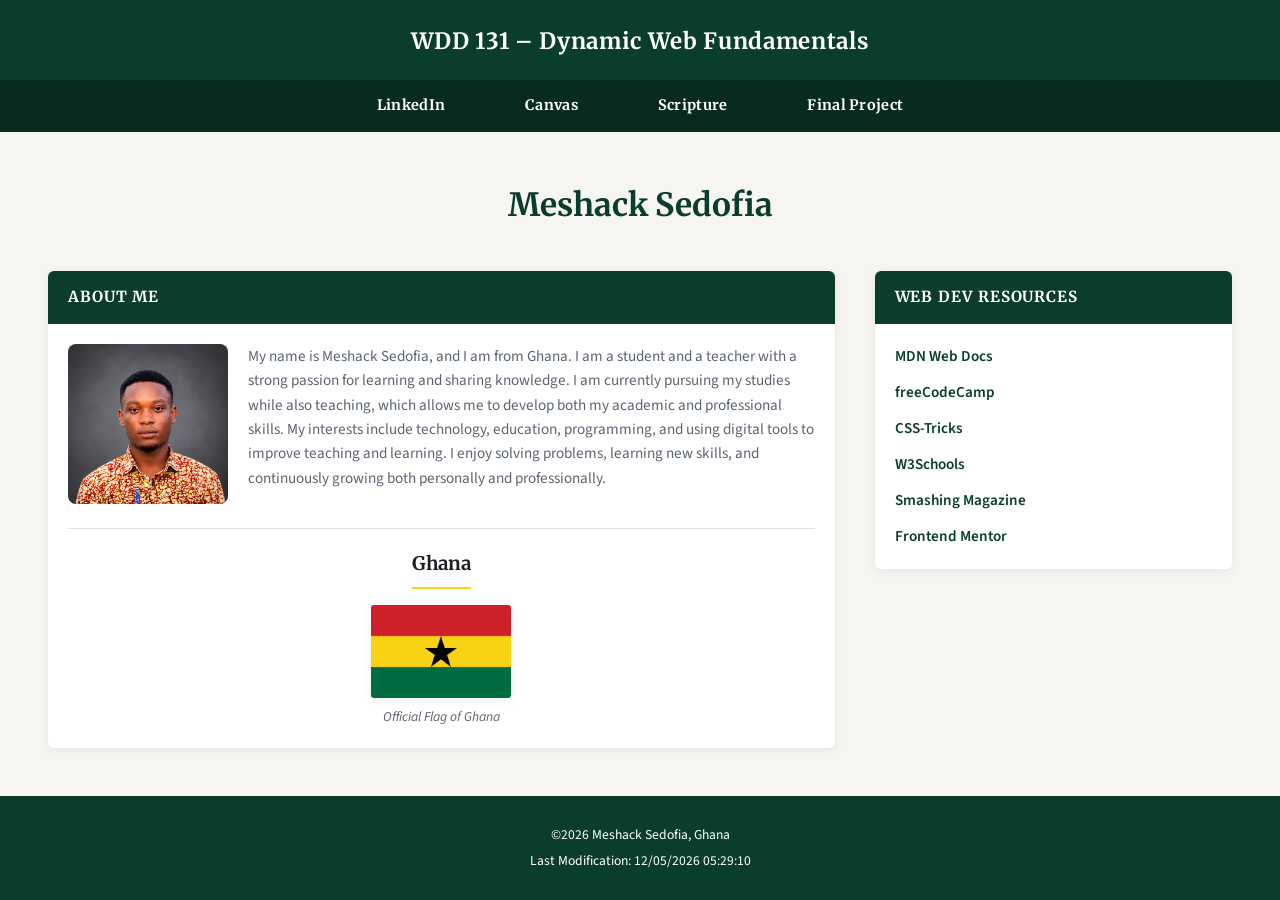
<file: index.html>
<!DOCTYPE html>
<html lang="en">

<head>
    <meta charset="UTF-8">
    <meta name="viewport" content="width=device-width, initial-scale=1.0">
    <title>WDD 131 – Dynamic Web Fundamentals – Meshack Sedofia</title>
    <meta name="description"
        content="WDD 131 – Dynamic Web Fundamentals course landing page for Meshack Sedofia, a student and teacher from Ghana with interests in technology, education, and programming.">
    <meta name="author" content="Meshack Sedofia">

    <link rel="preconnect" href="https://fonts.googleapis.com">
    <link rel="preconnect" href="https://fonts.gstatic.com" crossorigin>
    <link
        href="https://fonts.googleapis.com/css2?family=Merriweather:wght@700;900&family=Source+Sans+3:wght@400;500;600&display=swap"
        rel="stylesheet">

    <link rel="stylesheet" href="styles/base.css">
    <script src="scripts/getdates.js" defer></script>
</head>

<body>

    <header>
        <span id="course-title">WDD 131 – Dynamic Web Fundamentals</span>
        <nav>
            <ul>
                <li><a href="https://www.linkedin.com/in/meshack-sedofia-b068aa182" target="_blank"
                        rel="noopener">LinkedIn</a></li>
                <li><a href="https://byupw.instructure.com/" target="_blank" rel="noopener">Canvas</a></li>
                <li><a href="https://www.churchofjesuschrist.org/study/scriptures" target="_blank"
                        rel="noopener">Scripture</a></li>
                <li><a href="#">Final Project</a></li>
            </ul>
        </nav>
    </header>

    <main>
        <h1>Meshack Sedofia</h1>

        <section class="card">
            <h2>About Me</h2>
            <div class="card-body">
                <div class="about-intro">
                    <img src="images/sedofia-meshack.png" alt="Portrait of Meshack Sedofia" class="avatar">
                    <p>My name is Meshack Sedofia, and I am from Ghana. I am a student and a teacher with a strong
                        passion for learning and sharing knowledge. I am currently pursuing my studies while also
                        teaching, which allows me to develop both my academic and professional skills. My interests
                        include technology, education, programming, and using digital tools to improve teaching and
                        learning. I enjoy solving problems, learning new skills, and continuously growing both
                        personally and professionally.</p>
                </div>

                <div class="location">
                    <h3>Ghana</h3>
                    <img src="images/flag-ghana.webp" alt="Official flag of Ghana" class="flag">
                    <p class="caption">Official Flag of Ghana</p>
                </div>
            </div>
        </section>

        <section class="card">
            <h2>Web Dev Resources</h2>
            <div class="card-body">
                <ul class="resource-list">
                    <li><a href="https://developer.mozilla.org/" target="_blank" rel="noopener">MDN Web Docs</a></li>
                    <li><a href="https://www.freecodecamp.org/" target="_blank" rel="noopener">freeCodeCamp</a></li>
                    <li><a href="https://css-tricks.com/" target="_blank" rel="noopener">CSS-Tricks</a></li>
                    <li><a href="https://www.w3schools.com/" target="_blank" rel="noopener">W3Schools</a></li>
                    <li><a href="https://www.smashingmagazine.com/" target="_blank" rel="noopener">Smashing Magazine</a>
                    </li>
                    <li><a href="https://www.frontendmentor.io/" target="_blank" rel="noopener">Frontend Mentor</a></li>
                </ul>
            </div>
        </section>
    </main>

    <footer>
        <p>&copy;<span id="currentyear"></span> Meshack Sedofia, Ghana</p>
        <p id="lastModified"></p>
    </footer>

</body>

</html>
</file>
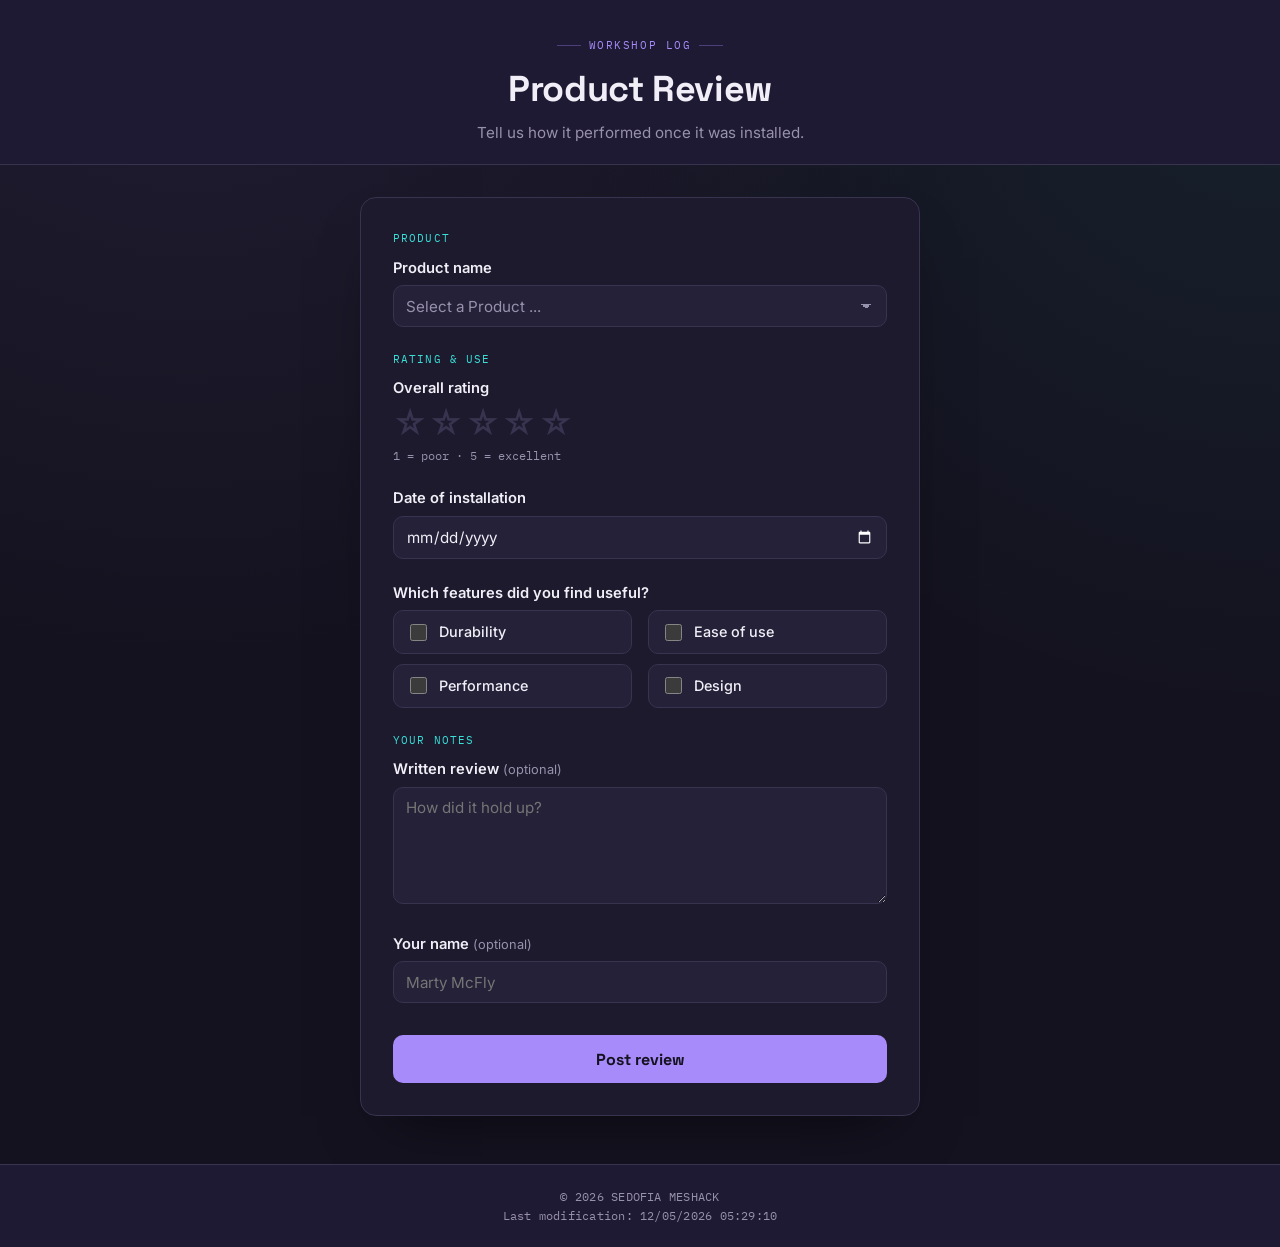
<file: form.html>
<!DOCTYPE html>
<html lang="en">

<head>
    <meta charset="UTF-8" />
    <meta name="viewport" content="width=device-width, initial-scale=1.0" />
    <meta name="author" content="Makaveli" />
    <title>Product Review Form</title>
    <meta name="description"
        content="Submit a review for a workshop product: rate it, note the installation date, and share useful features." />
    <link rel="preconnect" href="https://fonts.googleapis.com" />
    <link rel="preconnect" href="https://fonts.gstatic.com" crossorigin />
    <link
        href="https://fonts.googleapis.com/css2?family=Space+Grotesk:wght@500;700&family=Inter:wght@400;500;600&family=IBM+Plex+Mono:wght@500&display=swap"
        rel="stylesheet" />
    <link rel="stylesheet" href="styles/styles.css" />
    <script src="scripts/products.js" defer></script>
    <script src="scripts/form.js" defer></script>
</head>

<body>
    <header class="site-header">
        <span class="site-header__eyebrow">Workshop Log</span>
        <h1>Product Review</h1>
        <p>Tell us how it performed once it was installed.</p>
    </header>

    <main>
        <form class="review-card" method="get" action="review.html">
            <fieldset>
                <legend>Product</legend>

                <div class="field">
                    <label for="product">Product name</label>
                    <select id="product" name="product" required>
                        <option value="" disabled selected>Select a Product ...</option>
                    </select>
                </div>
            </fieldset>

            <fieldset>
                <legend>Rating &amp; use</legend>

                <div class="field">
                    <label id="ratingLabel">Overall rating</label>
                    <div class="star-rating" role="radiogroup" aria-labelledby="ratingLabel">
                        <input type="radio" id="star5" name="rating" value="5" required />
                        <label for="star5" title="5 stars">&star;</label>

                        <input type="radio" id="star4" name="rating" value="4" required />
                        <label for="star4" title="4 stars">&star;</label>

                        <input type="radio" id="star3" name="rating" value="3" required />
                        <label for="star3" title="3 stars">&star;</label>

                        <input type="radio" id="star2" name="rating" value="2" required />
                        <label for="star2" title="2 stars">&star;</label>

                        <input type="radio" id="star1" name="rating" value="1" required />
                        <label for="star1" title="1 star">&star;</label>
                    </div>
                    <p class="star-rating__hint">1 = poor &middot; 5 = excellent</p>
                </div>

                <div class="field">
                    <label for="installDate">Date of installation</label>
                    <input type="date" id="installDate" name="installDate" required />
                </div>

                <div class="field">
                    <label id="featuresLabel">Which features did you find useful?</label>
                    <div class="checkbox-grid" role="group" aria-labelledby="featuresLabel">
                        <div class="checkbox-item">
                            <input type="checkbox" id="feature-durability" name="features" value="durability" />
                            <label for="feature-durability">Durability</label>
                        </div>
                        <div class="checkbox-item">
                            <input type="checkbox" id="feature-ease" name="features" value="ease-of-use" />
                            <label for="feature-ease">Ease of use</label>
                        </div>
                        <div class="checkbox-item">
                            <input type="checkbox" id="feature-performance" name="features" value="performance" />
                            <label for="feature-performance">Performance</label>
                        </div>
                        <div class="checkbox-item">
                            <input type="checkbox" id="feature-design" name="features" value="design" />
                            <label for="feature-design">Design</label>
                        </div>
                    </div>
                </div>
            </fieldset>

            <fieldset>
                <legend>Your notes</legend>

                <div class="field">
                    <label for="review">Written review <span class="optional">(optional)</span></label>
                    <textarea id="review" name="review" rows="5" placeholder="How did it hold up?"></textarea>
                </div>

                <div class="field">
                    <label for="username">Your name <span class="optional">(optional)</span></label>
                    <input type="text" id="username" name="username" placeholder="Marty McFly" />
                </div>
            </fieldset>

            <input type="submit" value="Post review" />
        </form>
    </main>

    <footer class="site-footer">
        <p>&copy; <span id="year"></span> SEDOFIA MESHACK </p>
        <p>Last modification: <span id="lastModified"></span></p>
    </footer>
</body>

</html>
</file>
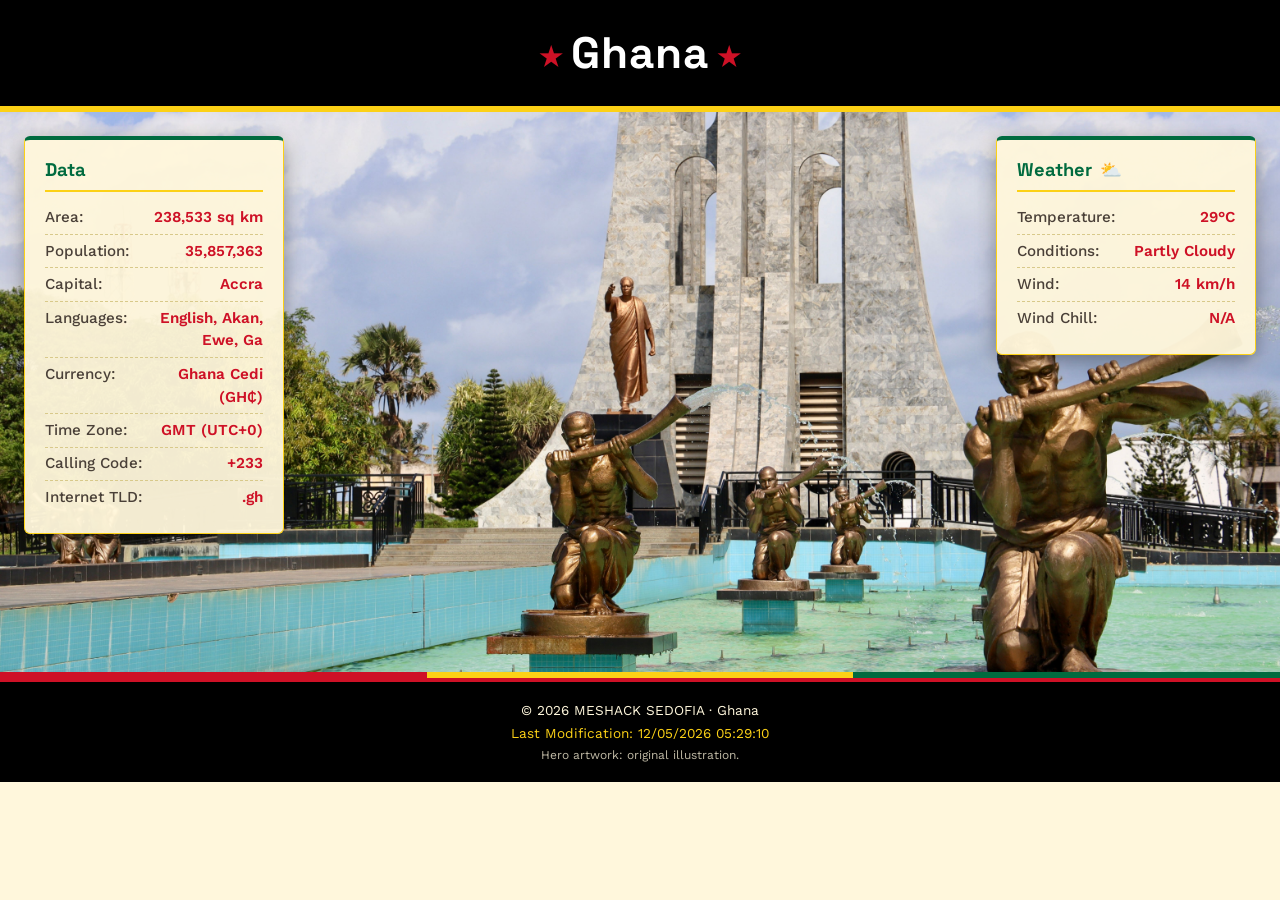
<file: place.html>
<!DOCTYPE html>
<html lang="en">

<head>
    <meta charset="UTF-8">
    <meta name="viewport" content="width=device-width, initial-scale=1.0">
    <title>Ghana | Place Page</title>
    <meta name="description"
        content="A country page for Ghana — key data and current coastal weather conditions in Winneba.">

    <!-- Google Fonts: Space Grotesk (display) + Work Sans (body) -->
    <link rel="preconnect" href="https://fonts.googleapis.com">
    <link rel="preconnect" href="https://fonts.gstatic.com" crossorigin>
    <link
        href="https://fonts.googleapis.com/css2?family=Space+Grotesk:wght@500;600;700&family=Work+Sans:wght@400;500;600&display=swap"
        rel="stylesheet">

    <link rel="stylesheet" href="styles/place.css">
    <script src="scripts/place.js" defer></script>
</head>

<body>

    <!-- PLACE TITLE -->
    <header class="title-bar">
        <h1>Ghana</h1>
    </header>

    <main>
        <!-- HERO IMAGE + overlaid Data / Weather cards on wide view -->
        <div class="hero-wrap">
            <picture>
                <!--
          Responsive hero art via srcset, all served as real .webp files
          at three widths so the browser picks the right one for the
          viewport. This is an original illustration (sunset coastline,
          canoes, palm) rather than a stock photo — swap in your own
          photos in /images (converted to .webp) if you'd rather use a
          real photograph of Ghana.
        -->
                <source media="(max-width: 640px)" srcset="images/ghana-hero-640.webp">
                <source media="(max-width: 1024px)" srcset="images/ghana-hero-1024.webp">
                <img src="images/kwame.jpg"
                    alt="Illustrated Ghanaian coastline at sunset with fishing canoes and a palm tree" class="hero-img">
            </picture>

            <!-- DATA -->
            <section class="data-card" id="data">
                <h2>Data</h2>
                <dl>
                    <div class="row">
                        <dt>Area:</dt>
                        <dd>238,533 sq km</dd>
                    </div>
                    <div class="row">
                        <dt>Population:</dt>
                        <dd>35,857,363</dd>
                    </div>
                    <div class="row">
                        <dt>Capital:</dt>
                        <dd>Accra</dd>
                    </div>
                    <div class="row">
                        <dt>Languages:</dt>
                        <dd>English, Akan, Ewe, Ga</dd>
                    </div>
                    <div class="row">
                        <dt>Currency:</dt>
                        <dd>Ghana Cedi (GH₵)</dd>
                    </div>
                    <div class="row">
                        <dt>Time Zone:</dt>
                        <dd>GMT (UTC+0)</dd>
                    </div>
                    <div class="row">
                        <dt>Calling Code:</dt>
                        <dd>+233</dd>
                    </div>
                    <div class="row">
                        <dt>Internet TLD:</dt>
                        <dd>.gh</dd>
                    </div>
                </dl>
            </section>

            <!-- WEATHER -->
            <section class="weather-card" id="weather">
                <h2 class="weather-heading">Weather</h2>

                <!-- Mobile-only SVG weather icon (partly cloudy) -->
                <svg class="weather-icon-mobile" viewBox="0 0 64 64" width="44" height="44" role="img"
                    aria-label="Partly cloudy">
                    <circle cx="22" cy="24" r="12" fill="#FCD116" />
                    <path
                        d="M20 46c-7 0-12-5.5-12-12 0-6 4.3-11 10-12 2-6.5 8-11 15-11 8.6 0 15.6 6.7 16 15.1 5.7 1 10 6 10 12 0 6.6-5.4 12-12 12H20z"
                        fill="#ffffff" stroke="#14110F" stroke-width="1.5" />
                </svg>

                <dl>
                    <div class="row">
                        <dt>Temperature:</dt>
                        <dd id="tempValue">29°C</dd>
                    </div>
                    <div class="row">
                        <dt>Conditions:</dt>
                        <dd>Partly Cloudy</dd>
                    </div>
                    <div class="row">
                        <dt>Wind:</dt>
                        <dd id="windValue">14 km/h</dd>
                    </div>
                    <div class="row">
                        <dt>Wind Chill:</dt>
                        <dd id="windChill">--</dd>
                    </div>
                </dl>
            </section>
        </div>
    </main>

    <div class="stripe-bar" aria-hidden="true"></div>

    <!-- FOOTER -->
    <footer class="site-footer">
        <p>&copy; <span id="year"></span> MESHACK SEDOFIA &middot; Ghana</p>
        <p class="last-modified">Last Modification: <span id="lastModified"></span></p>
        <p class="credit">Hero artwork: original illustration.</p>
    </footer>

</body>

</html>
</file>
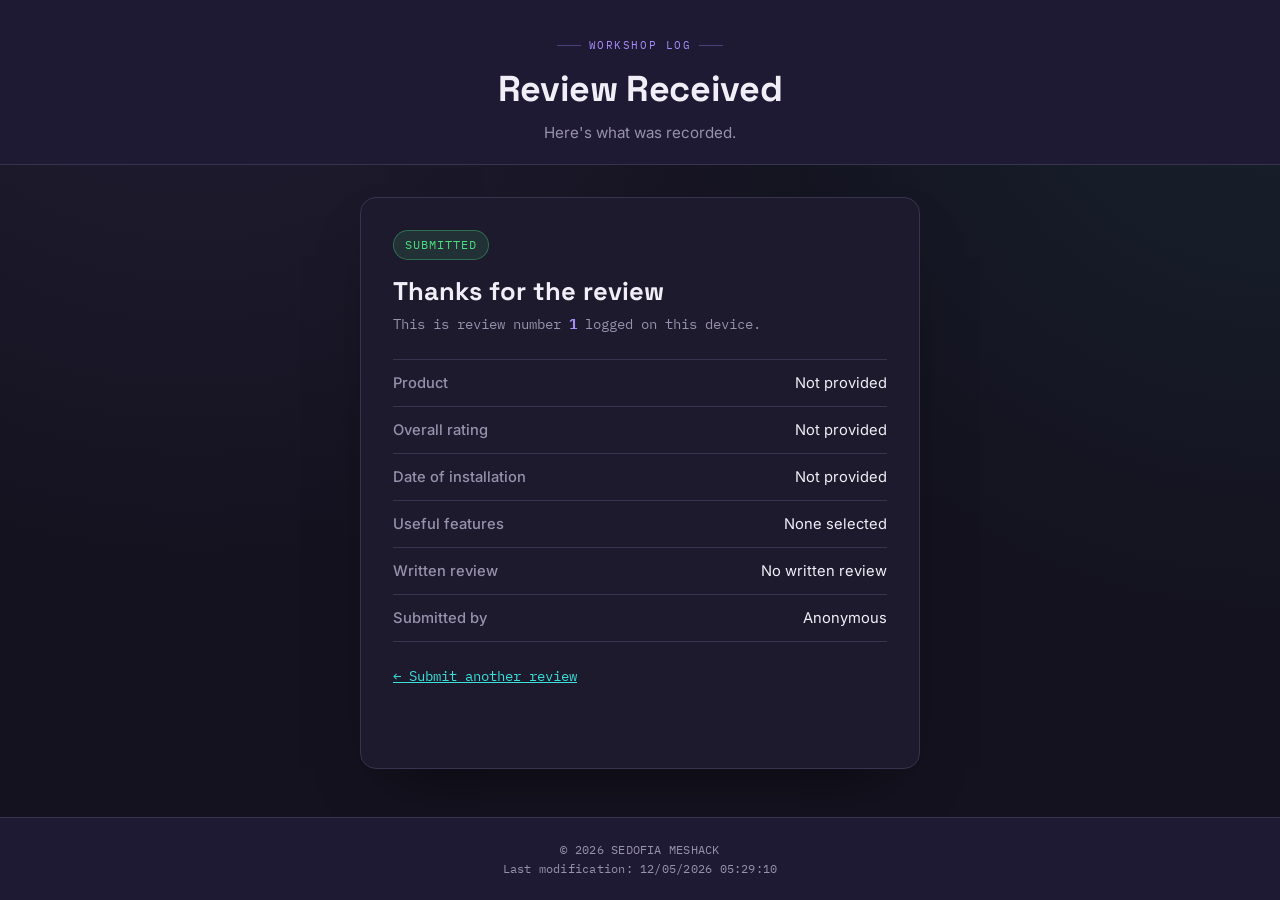
<file: review.html>
<!DOCTYPE html>
<html lang="en">

<head>
    <meta charset="UTF-8" />
    <meta name="viewport" content="width=device-width, initial-scale=1.0" />
    <meta name="author" content="Makaveli" />
    <title>Review Submitted &mdash; Product Review Form</title>
    <meta name="description" content="Confirmation page shown after submitting a product review." />
    <link rel="preconnect" href="https://fonts.googleapis.com" />
    <link rel="preconnect" href="https://fonts.gstatic.com" crossorigin />
    <link
        href="https://fonts.googleapis.com/css2?family=Space+Grotesk:wght@500;700&family=Inter:wght@400;500;600&family=IBM+Plex+Mono:wght@500&display=swap"
        rel="stylesheet" />
    <link rel="stylesheet" href="styles/styles.css" />
    <script src="scripts/products.js" defer></script>
    <script src="scripts/review.js" defer></script>
</head>

<body>
    <header class="site-header">
        <span class="site-header__eyebrow">Workshop Log</span>
        <h1>Review Received</h1>
        <p>Here's what was recorded.</p>
    </header>

    <main>
        <section class="confirmation-card">
            <span class="confirmation-badge">Submitted</span>
            <h1>Thanks for the review</h1>
            <p class="confirmation-counter">
                This is review number <strong id="reviewCount">1</strong> logged on this device.
            </p>

            <dl class="summary-list">
                <li>
                    <dt>Product</dt>
                    <dd id="summaryProduct">&mdash;</dd>
                </li>
                <li>
                    <dt>Overall rating</dt>
                    <dd id="summaryRating">&mdash;</dd>
                </li>
                <li>
                    <dt>Date of installation</dt>
                    <dd id="summaryDate">&mdash;</dd>
                </li>
                <li>
                    <dt>Useful features</dt>
                    <dd id="summaryFeatures">&mdash;</dd>
                </li>
                <li>
                    <dt>Written review</dt>
                    <dd id="summaryReview">&mdash;</dd>
                </li>
                <li>
                    <dt>Submitted by</dt>
                    <dd id="summaryName">&mdash;</dd>
                </li>
            </dl>

            <a class="back-link" href="form.html">&larr; Submit another review</a>
        </section>
    </main>

    <footer class="site-footer">
        <p>&copy; <span id="year"></span> SEDOFIA MESHACK </p>
        <p>Last modification: <span id="lastModified"></span></p>
    </footer>
</body>

</html>
</file>
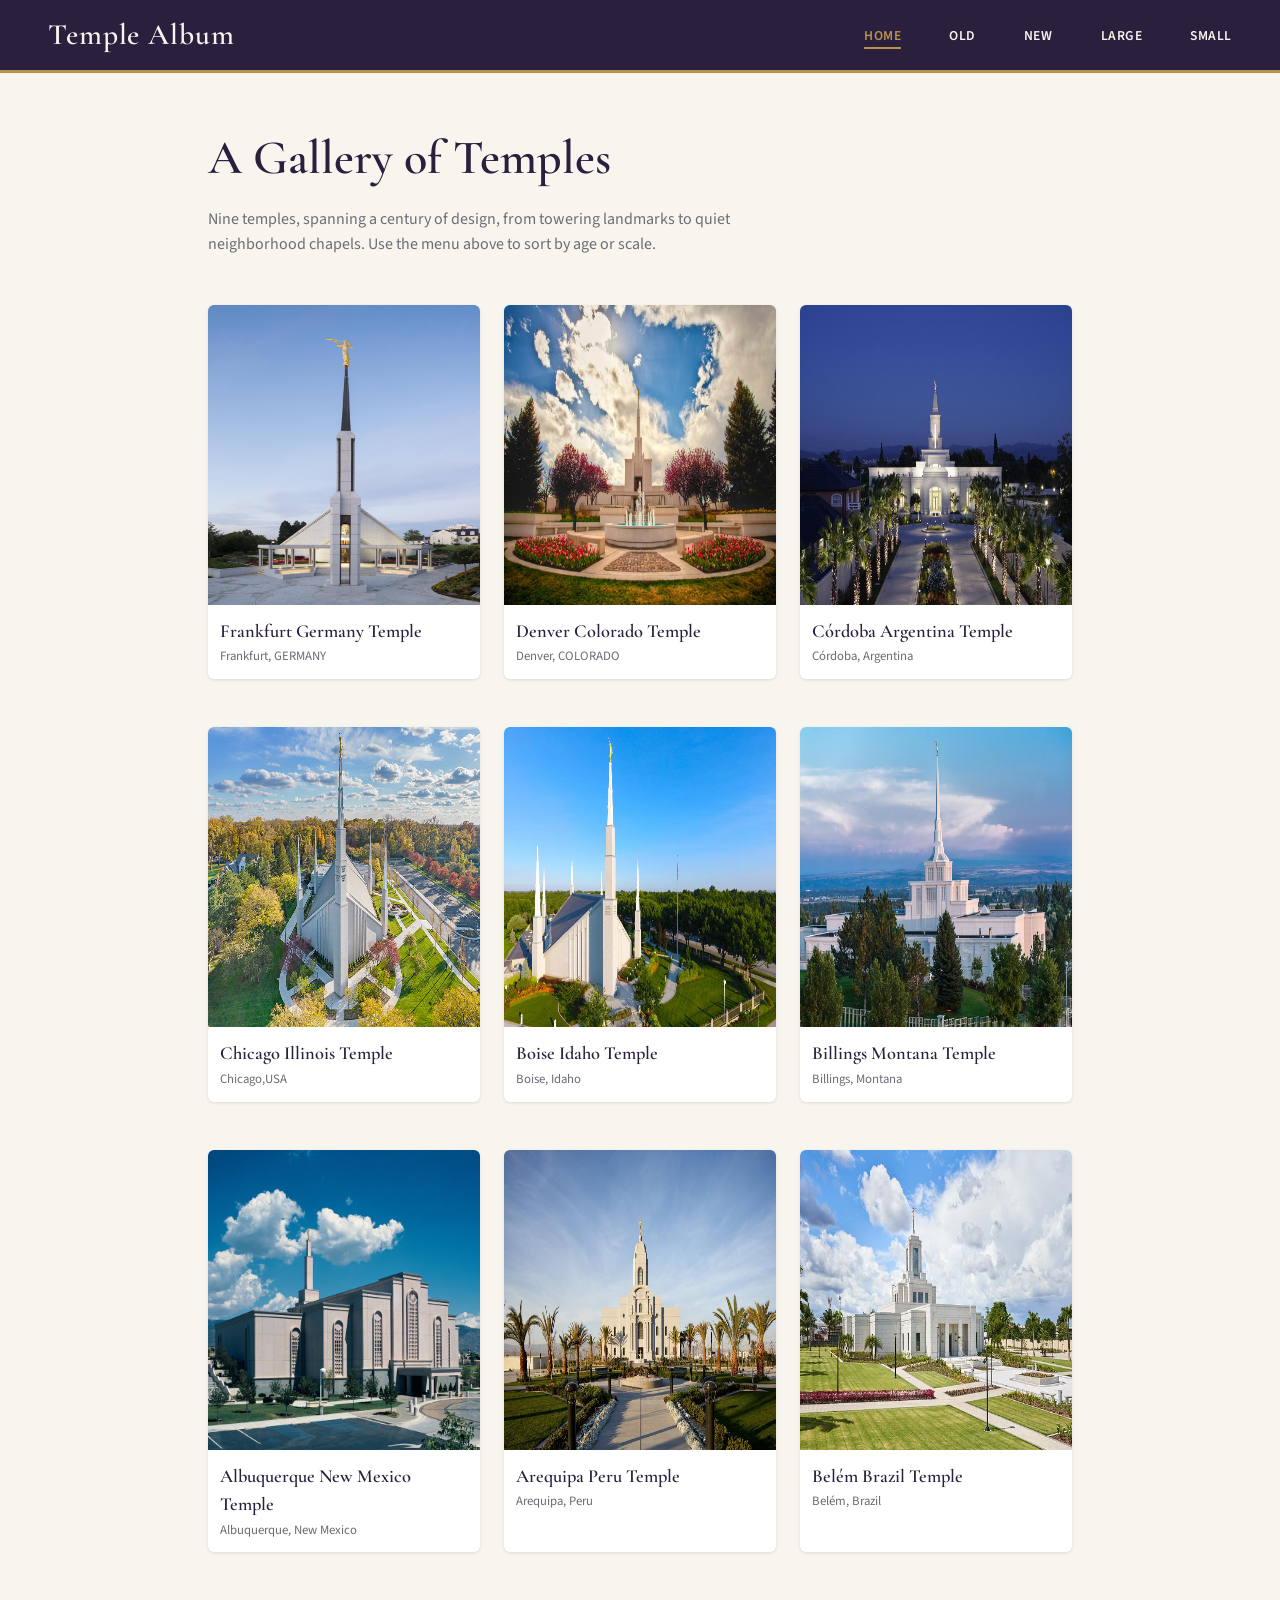
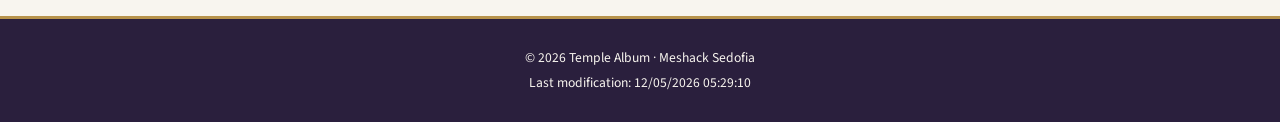
<file: temples.html>
<!DOCTYPE html>
<html lang="en">

<head>
    <meta charset="UTF-8">
    <meta name="viewport" content="width=device-width, initial-scale=1.0">
    <title>Temple Album | WDD 131</title>
    <meta name="description" content="A responsive photo album of temples from around the world, built for WDD 131.">

    <!-- Google Fonts: Cormorant Garamond (display) + Source Sans 3 (body) -->
    <link rel="preconnect" href="https://fonts.googleapis.com">
    <link rel="preconnect" href="https://fonts.gstatic.com" crossorigin>
    <link
        href="https://fonts.googleapis.com/css2?family=Cormorant+Garamond:wght@500;600;700&family=Source+Sans+3:wght@400;600&display=swap"
        rel="stylesheet">

    <!-- Mobile-first CSS, then large-view override -->
    <link rel="stylesheet" href="styles/temples.css">
    <link rel="stylesheet" href="styles/temples-large.css" media="(min-width: 48rem)">

    <script src="scripts/temples.js" defer></script>
</head>

<body>

    <header class="site-header">
        <p class="site-title">Temple Album</p>

        <button id="nav-toggle" class="nav-toggle" aria-expanded="false" aria-controls="primary-nav"
            aria-label="Toggle navigation menu">
            <span class="nav-toggle__icon" aria-hidden="true"></span>
        </button>

        <nav id="primary-nav" class="primary-nav">
            <ul>
                <li><a href="#" class="nav-link is-active" data-filter="all">Home</a></li>
                <li><a href="#" class="nav-link" data-filter="old">Old</a></li>
                <li><a href="#" class="nav-link" data-filter="new">New</a></li>
                <li><a href="#" class="nav-link" data-filter="large">Large</a></li>
                <li><a href="#" class="nav-link" data-filter="small">Small</a></li>
            </ul>
        </nav>
    </header>

    <main>
        <h1>A Gallery of Temples</h1>
        <p class="lede">Nine temples, spanning a century of design, from towering landmarks to quiet neighborhood
            chapels. Use the menu above to sort by age or scale.</p>

        <div class="temple-grid">

            <figure class="temple-card" data-category="old large">
                <img src="images/frankfurt.jpg" alt="Illustrated silhouette of the Salt Lake Temple" width="400"
                    height="300" loading="lazy">
                <figcaption>Frankfurt Germany Temple<span>Frankfurt, GERMANY</span>
                </figcaption>
            </figure>

            <figure class="temple-card" data-category="old small">
                <img src="images/denver.jpg" alt="Illustrated silhouette of the Denver Colorado Temple" width="400"
                    height="300" loading="lazy">
                <figcaption>Denver Colorado Temple<span>Denver, COLORADO</span></figcaption>
            </figure>

            <figure class="temple-card" data-category="old large">
                <img src="images/cordoba.jpg" alt="Illustrated silhouette of the Córdoba Argentina Temple" width="400"
                    height="300" loading="lazy">
                <figcaption>Córdoba Argentina Temple <span>Córdoba, Argentina</span>
                </figcaption>
            </figure>

            <figure class="temple-card" data-category="new large">
                <img src="images/chicago.jpg" alt="Illustrated silhouette of the Chicago Illinois Temple" width="400"
                    height="300" loading="lazy">
                <figcaption>Chicago Illinois Temple<span>Chicago,USA</span></figcaption>
            </figure>

            <figure class="temple-card" data-category="new small">
                <img src="images/boise.jpg" alt="Illustrated silhouette of the Boise Idaho Temple" width="400"
                    height="300" loading="lazy">
                <figcaption>Boise Idaho Temple<span>Boise, Idaho</span>
                </figcaption>
            </figure>

            <figure class="temple-card" data-category="new small">
                <img src="images/billings.jpg" alt="Illustrated silhouette of the Billings Montana Temple" width="400"
                    height="300" loading="lazy">
                <figcaption>Billings Montana Temple<span>Billings, Montana</span></figcaption>
            </figure>

            <figure class="temple-card" data-category="old large">
                <img src="images/albuquerque.jpg" alt="Illustrated silhouette of the Albuquerque New Mexico Temple"
                    width="400" height="300" loading="lazy">
                <figcaption>Albuquerque New Mexico Temple <span>Albuquerque, New Mexico</span></figcaption>
            </figure>

            <figure class="temple-card" data-category="new large">
                <img src="images/arequipa.jpeg" alt="Illustrated silhouette of the Arequipa Peru Temple" width="400"
                    height="300" loading="lazy">
                <figcaption>Arequipa Peru Temple <span>Arequipa, Peru</span>
                </figcaption>
            </figure>

            <figure class="temple-card" data-category="old small">
                <img src="images/belem.jpg" alt="Illustrated silhouette of the Belém Brazil Temple" width="400"
                    height="300" loading="lazy">
                <figcaption>Belém Brazil Temple<span>Belém, Brazil</span></figcaption>
            </figure>

        </div>
    </main>

    <footer>
        <p>&copy; <span id="year"></span> Temple Album &middot; Meshack Sedofia</p>
        <p id="last-modified"></p>
    </footer>

</body>

</html>
</file>
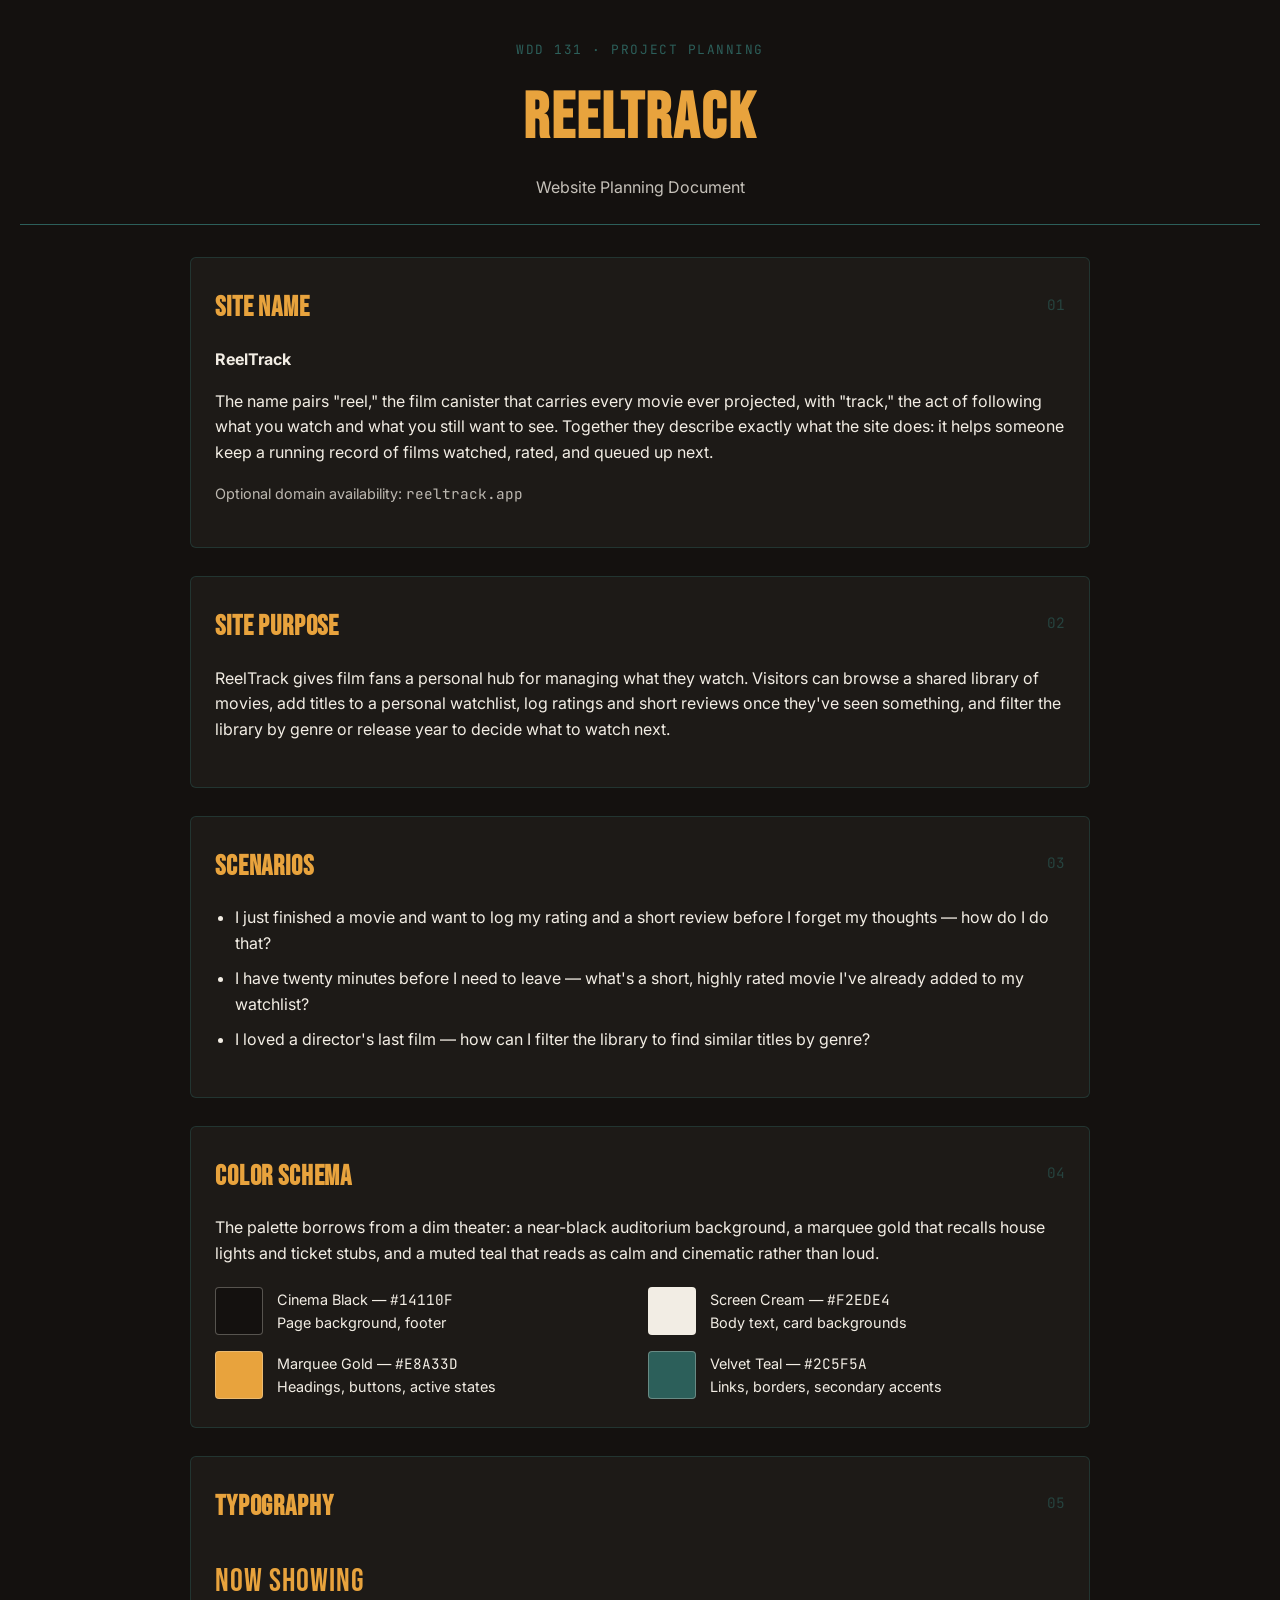
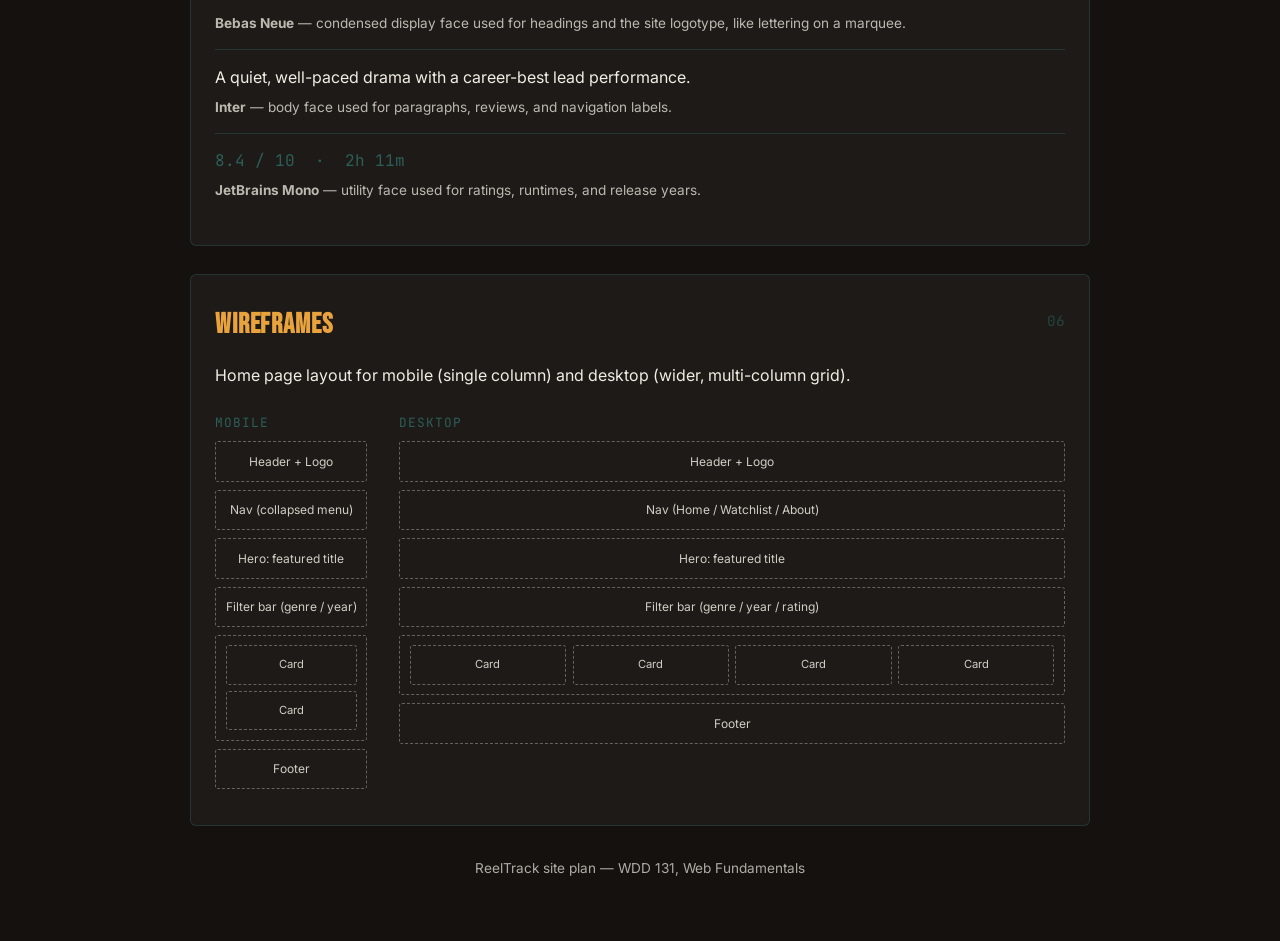
<file: project/siteplan.html>
<!DOCTYPE html>
<html lang="en">

<head>
    <meta charset="UTF-8">
    <meta name="viewport" content="width=device-width, initial-scale=1.0">
    <meta name="author" content="Makaveli">
    <meta name="description" content="Website planning document for ReelTrack, a movie watchlist and review site.">
    <title>Site Plan | ReelTrack</title>
    <link rel="preconnect" href="https://fonts.googleapis.com">
    <link rel="preconnect" href="https://fonts.gstatic.com" crossorigin>
    <link
        href="https://fonts.googleapis.com/css2?family=Bebas+Neue&family=Inter:wght@400;500;600&family=JetBrains+Mono:wght@500&display=swap"
        rel="stylesheet">
    <link rel="stylesheet" href="styles.css">
</head>

<body>

    <header class="site-header">
        <p class="eyebrow">WDD 131 &middot; Project Planning</p>
        <h1>ReelTrack</h1>
        <p class="tagline">Website Planning Document</p>
    </header>

    <main>

        <section class="plan-section" id="site-name" aria-labelledby="site-name-heading">
            <h2 id="site-name-heading">Site Name</h2>
            <p class="reel-number">01</p>
            <p><strong>ReelTrack</strong></p>
            <p>The name pairs "reel," the film canister that carries every movie ever projected, with "track," the act
                of following what you watch and what you still want to see. Together they describe exactly what the site
                does: it helps someone keep a running record of films watched, rated, and queued up next.</p>
            <p class="domain-note">Optional domain availability: <span class="mono">reeltrack.app</span></p>
        </section>

        <section class="plan-section" id="site-purpose" aria-labelledby="site-purpose-heading">
            <h2 id="site-purpose-heading">Site Purpose</h2>
            <p class="reel-number">02</p>
            <p>ReelTrack gives film fans a personal hub for managing what they watch. Visitors can browse a shared
                library of movies, add titles to a personal watchlist, log ratings and short reviews once they've seen
                something, and filter the library by genre or release year to decide what to watch next.</p>
        </section>

        <section class="plan-section" id="scenarios" aria-labelledby="scenarios-heading">
            <h2 id="scenarios-heading">Scenarios</h2>
            <p class="reel-number">03</p>
            <ul class="scenario-list">
                <li>I just finished a movie and want to log my rating and a short review before I forget my thoughts
                    &mdash; how do I do that?</li>
                <li>I have twenty minutes before I need to leave &mdash; what's a short, highly rated movie I've already
                    added to my watchlist?</li>
                <li>I loved a director's last film &mdash; how can I filter the library to find similar titles by genre?
                </li>
            </ul>
        </section>

        <section class="plan-section" id="color-schema" aria-labelledby="color-schema-heading">
            <h2 id="color-schema-heading">Color Schema</h2>
            <p class="reel-number">04</p>
            <p>The palette borrows from a dim theater: a near-black auditorium background, a marquee gold that recalls
                house lights and ticket stubs, and a muted teal that reads as calm and cinematic rather than loud.</p>
            <ul class="swatch-list">
                <li class="swatch">
                    <span class="swatch-color swatch-color--black"></span>
                    <span class="swatch-label">Cinema Black &mdash; <span class="mono">#14110F</span><br>Page
                        background, footer</span>
                </li>
                <li class="swatch">
                    <span class="swatch-color swatch-color--cream"></span>
                    <span class="swatch-label">Screen Cream &mdash; <span class="mono">#F2EDE4</span><br>Body text, card
                        backgrounds</span>
                </li>
                <li class="swatch">
                    <span class="swatch-color swatch-color--gold"></span>
                    <span class="swatch-label">Marquee Gold &mdash; <span class="mono">#E8A33D</span><br>Headings,
                        buttons, active states</span>
                </li>
                <li class="swatch">
                    <span class="swatch-color swatch-color--teal"></span>
                    <span class="swatch-label">Velvet Teal &mdash; <span class="mono">#2C5F5A</span><br>Links, borders,
                        secondary accents</span>
                </li>
            </ul>
        </section>

        <section class="plan-section" id="typography" aria-labelledby="typography-heading">
            <h2 id="typography-heading">Typography</h2>
            <p class="reel-number">05</p>
            <ul class="type-list">
                <li>
                    <p class="type-sample display-sample">Now Showing</p>
                    <p class="type-caption"><strong>Bebas Neue</strong> &mdash; condensed display face used for headings
                        and the site logotype, like lettering on a marquee.</p>
                </li>
                <li>
                    <p class="type-sample body-sample">A quiet, well-paced drama with a career-best lead performance.
                    </p>
                    <p class="type-caption"><strong>Inter</strong> &mdash; body face used for paragraphs, reviews, and
                        navigation labels.</p>
                </li>
                <li>
                    <p class="type-sample mono-sample">8.4 / 10 &nbsp;&middot;&nbsp; 2h 11m</p>
                    <p class="type-caption"><strong>JetBrains Mono</strong> &mdash; utility face used for ratings,
                        runtimes, and release years.</p>
                </li>
            </ul>
        </section>

        <section class="plan-section" id="wireframes" aria-labelledby="wireframes-heading">
            <h2 id="wireframes-heading">Wireframes</h2>
            <p class="reel-number">06</p>
            <p>Home page layout for mobile (single column) and desktop (wider, multi-column grid).</p>
            <div class="wireframes">
                <figure class="wireframe wireframe-mobile">
                    <figcaption>Mobile</figcaption>
                    <div class="wf-box wf-header">Header + Logo</div>
                    <div class="wf-box wf-nav">Nav (collapsed menu)</div>
                    <div class="wf-box wf-hero">Hero: featured title</div>
                    <div class="wf-box wf-filter">Filter bar (genre / year)</div>
                    <div class="wf-box wf-layout mobile-layout">
                        <span>Card</span><span>Card</span>
                    </div>
                    <div class="wf-box wf-footer">Footer</div>
                </figure>
                <figure class="wireframe wireframe-desktop">
                    <figcaption>Desktop</figcaption>
                    <div class="wf-box wf-header">Header + Logo</div>
                    <div class="wf-box wf-nav">Nav (Home / Watchlist / About)</div>
                    <div class="wf-box wf-hero">Hero: featured title</div>
                    <div class="wf-box wf-filter">Filter bar (genre / year / rating)</div>
                    <div class="wf-box wf-layout desktop-layout">
                        <span>Card</span><span>Card</span><span>Card</span><span>Card</span>
                    </div>
                    <div class="wf-box wf-footer">Footer</div>
                </figure>
            </div>
        </section>

    </main>

    <footer class="site-footer">
        <p>ReelTrack site plan &mdash; WDD 131, Web Fundamentals</p>
    </footer>

</body>

</html>
</file>
<file: styles/base.css>
/* ==========================================================================
   WDD 131 – Dynamic Web Fundamentals – Meshack Sedofia
   Design tokens
   ========================================================================== */
:root {
    --color-bg: #f7f5f1;
    --color-surface: #ffffff;
    --color-ink: #1b1f23;
    --color-muted: #5b6470;
    --color-primary: #0b3d2e;
    /* deep green, nod to Ghana's flag */
    --color-primary-dark: #082a20;
    --color-accent: #fcd116;
    /* gold, nod to Ghana's flag */
    --color-line: #e3e0d8;

    --font-display: "Merriweather", serif;
    --font-body: "Source Sans 3", sans-serif;

    --radius: 6px;
    --shadow: 0 2px 10px rgba(11, 61, 46, 0.08);
}

* {
    box-sizing: border-box;
}

body {
    margin: 0;
    background-color: var(--color-bg);
    color: var(--color-ink);
    font-family: var(--font-body);
    line-height: 1.6;
}

img {
    max-width: 100%;
    display: block;
}

/* ==========================================================================
   Header
   ========================================================================== */
header {
    background-color: var(--color-primary);
    color: #fff;
    padding-top: 1.5rem;
}

#course-title {
    display: block;
    text-align: center;
    font-family: var(--font-display);
    font-weight: 700;
    font-size: 1.4rem;
    letter-spacing: 0.03em;
    padding: 0 1rem 1.25rem;
}

nav {
    background-color: var(--color-primary-dark);
}

nav ul {
    list-style: none;
    margin: 0;
    padding: 0;
    display: flex;
    justify-content: center;
    gap: 1rem;
    flex-wrap: wrap;
}

nav a {
    display: block;
    color: #fff;
    text-decoration: none;
    font-family: var(--font-display);
    font-size: 0.9rem;
    font-weight: 700;
    letter-spacing: 0.02em;
    padding: 0.9rem 2rem;
    position: relative;
    transition: color 0.2s ease;
}

nav a::after {
    content: "";
    position: absolute;
    left: 2rem;
    right: 2rem;
    bottom: 0.6rem;
    height: 2px;
    background-color: var(--color-accent);
    transform: scaleX(0);
    transform-origin: left;
    transition: transform 0.25s ease;
}

nav a:hover,
nav a:focus-visible {
    color: var(--color-accent);
}

nav a:hover::after,
nav a:focus-visible::after {
    transform: scaleX(1);
}

/* ==========================================================================
   Main / cards grid
   ========================================================================== */
main {
    display: grid;
    grid-template-columns: 2.2fr 1fr;
    gap: 2.5rem;
    max-width: 1400px;
    margin: 3rem auto;
    padding: 0 3rem;
}

main h1 {
    grid-column: 1 / -1;
    margin: 0;
    text-align: center;
    font-family: var(--font-display);
    font-size: 2rem;
    color: var(--color-primary);
}

.card {
    background-color: var(--color-surface);
    border-radius: var(--radius);
    box-shadow: var(--shadow);
    overflow: hidden;
    align-self: start;
}

.card h2 {
    margin: 0;
    background-color: var(--color-primary);
    color: #fff;
    font-family: var(--font-display);
    font-size: 0.95rem;
    text-transform: uppercase;
    letter-spacing: 0.06em;
    padding: 0.9rem 1.25rem;
}

.card-body {
    padding: 1.25rem;
}

/* About Me card */
.about-intro {
    display: flex;
    gap: 1.25rem;
    align-items: flex-start;
    margin-bottom: 1.5rem;
}

.avatar {
    width: 160px;
    height: 160px;
    border-radius: 8px;
    object-fit: cover;
    object-position: top center;
    flex-shrink: 0;
}

.about-intro p {
    margin: 0;
    color: var(--color-muted);
    font-size: 0.95rem;
}

.location {
    border-top: 1px solid var(--color-line);
    padding-top: 1.25rem;
    text-align: center;
}

.location h3 {
    font-family: var(--font-display);
    margin: 0 0 1rem;
    padding-bottom: 0.5rem;
    display: inline-block;
    border-bottom: 2px solid var(--color-accent);
}

.flag {
    width: 140px;
    margin: 0 auto;
    border-radius: 3px;
    box-shadow: var(--shadow);
}

.caption {
    font-style: italic;
    font-size: 0.85rem;
    color: var(--color-muted);
    margin: 0.5rem 0 0;
}

/* Web Dev Resources card */
.resource-list {
    margin: 0;
    padding: 0;
    list-style: none;
}

.resource-list li+li {
    margin-top: 0.65rem;
}

.resource-list a {
    color: var(--color-primary);
    text-decoration: none;
    font-weight: 600;
    font-size: 0.95rem;
}

.resource-list a:hover,
.resource-list a:focus-visible {
    text-decoration: underline;
    color: var(--color-accent-dark, #a68300);
}

/* ==========================================================================
   Footer
   ========================================================================== */
footer {
    background-color: var(--color-primary);
    color: #fff;
    text-align: center;
    padding: 1.5rem 1rem;
    font-size: 0.85rem;
}

footer p {
    margin: 0.25rem 0;
}

/* ==========================================================================
   Responsive
   ========================================================================== */
@media (max-width: 700px) {
    main {
        grid-template-columns: 1fr;
    }

    .about-intro {
        flex-direction: column;
        align-items: center;
        text-align: center;
    }
}
</file>
<file: styles/styles.css>
/* ===========================================================
   Product Review Form — "Time Circuits" workshop theme
   =========================================================== */

:root {
    --bg: #14121f;
    --bg-header-footer: #1e1a33;
    --bg-panel: #1c1a2c;
    --bg-panel-raised: #242138;
    --line: #38334f;
    --text: #f1eef7;
    --text-muted: #9891ad;
    --accent: #a78bfa;
    --accent-dim: #4c3f7a;
    --accent-secondary: #38e0d8;
    --success: #4ade80;
    --danger: #ff6b6b;
    --radius: 10px;
    --radius-lg: 16px;
    --font-display: "Space Grotesk", "Segoe UI", system-ui, sans-serif;
    --font-body: "Inter", "Segoe UI", system-ui, sans-serif;
    --font-mono: "IBM Plex Mono", "Courier New", monospace;
}

* {
    box-sizing: border-box;
}

html {
    color-scheme: dark;
}

body {
    margin: 0;
    min-height: 100vh;
    background:
        radial-gradient(circle at 15% -10%, rgba(167, 139, 250, 0.1), transparent 45%),
        radial-gradient(circle at 100% 0%, rgba(56, 224, 216, 0.08), transparent 40%),
        var(--bg);
    color: var(--text);
    font-family: var(--font-body);
    line-height: 1.5;
    display: flex;
    flex-direction: column;
}

a {
    color: var(--accent-secondary);
}

/* ---------- Header ---------- */

.site-header {
    background: var(--bg-header-footer);
    padding: 1.75rem 1.25rem 1.25rem;
    text-align: center;
    border-bottom: 1px solid var(--line);
}

.site-header__eyebrow {
    display: inline-flex;
    align-items: center;
    gap: 0.5rem;
    font-family: var(--font-mono);
    font-size: 0.7rem;
    letter-spacing: 0.14em;
    text-transform: uppercase;
    color: var(--accent);
}

.site-header__eyebrow::before,
.site-header__eyebrow::after {
    content: "";
    width: 1.5rem;
    height: 1px;
    background: var(--accent-dim);
}

.site-header h1 {
    font-family: var(--font-display);
    font-weight: 700;
    font-size: clamp(1.6rem, 5vw, 2.25rem);
    margin: 0.5rem 0 0.35rem;
    letter-spacing: -0.01em;
}

.site-header p {
    margin: 0;
    color: var(--text-muted);
    font-size: 0.95rem;
}

/* ---------- Main / card ---------- */

main {
    flex: 1;
    display: flex;
    justify-content: center;
    padding: 2rem 1.25rem 3rem;
}

.review-card {
    width: 100%;
    max-width: 560px;
    background: var(--bg-panel);
    border: 1px solid var(--line);
    border-radius: var(--radius-lg);
    padding: 2rem;
    box-shadow: 0 30px 60px -30px rgba(0, 0, 0, 0.6);
}

fieldset {
    border: none;
    padding: 0;
    margin: 0 0 1.5rem;
}

legend {
    font-family: var(--font-mono);
    font-size: 0.7rem;
    letter-spacing: 0.1em;
    text-transform: uppercase;
    color: var(--accent-secondary);
    padding: 0 0 0.6rem;
}

.field {
    margin-bottom: 1.4rem;
}

.field:last-of-type {
    margin-bottom: 0;
}

label {
    display: block;
    font-weight: 600;
    font-size: 0.92rem;
    margin-bottom: 0.4rem;
}

label .optional {
    font-weight: 400;
    color: var(--text-muted);
    font-size: 0.8rem;
}

select,
input[type="date"],
input[type="text"],
textarea {
    width: 100%;
    background: var(--bg-panel-raised);
    border: 1px solid var(--line);
    border-radius: var(--radius);
    color: var(--text);
    font-family: inherit;
    font-size: 0.95rem;
    padding: 0.65rem 0.75rem;
    transition: border-color 0.15s ease, box-shadow 0.15s ease;
}

select:focus-visible,
input[type="date"]:focus-visible,
input[type="text"]:focus-visible,
textarea:focus-visible {
    outline: none;
    border-color: var(--accent);
    box-shadow: 0 0 0 3px rgba(255, 176, 32, 0.2);
}

select {
    appearance: none;
    background-image: linear-gradient(45deg, transparent 50%, var(--text-muted) 50%),
        linear-gradient(135deg, var(--text-muted) 50%, transparent 50%);
    background-position: calc(100% - 20px) calc(1.1rem), calc(100% - 15px) calc(1.1rem);
    background-size: 5px 5px, 5px 5px;
    background-repeat: no-repeat;
}

select:required:invalid {
    color: var(--text-muted);
}

textarea {
    resize: vertical;
    min-height: 110px;
}

/* ---------- Star rating ---------- */

.star-rating {
    display: flex;
    flex-direction: row-reverse;
    justify-content: flex-end;
    gap: 0.15rem;
}

.star-rating input {
    position: absolute;
    width: 1px;
    height: 1px;
    overflow: hidden;
    clip: rect(0 0 0 0);
}

.star-rating label {
    font-size: 2.1rem;
    line-height: 1;
    color: var(--line);
    cursor: pointer;
    margin: 0;
    transition: color 0.1s ease, transform 0.1s ease;
}

.star-rating input:checked~label,
.star-rating label:hover,
.star-rating label:hover~label {
    color: var(--accent);
}

.star-rating input:focus-visible+label {
    outline: 2px solid var(--accent-secondary);
    outline-offset: 3px;
    border-radius: 4px;
}

.star-rating__hint {
    font-family: var(--font-mono);
    font-size: 0.72rem;
    color: var(--text-muted);
    margin-top: 0.5rem;
}

/* ---------- Checkboxes ---------- */

.checkbox-grid {
    display: grid;
    grid-template-columns: repeat(2, 1fr);
    gap: 0.6rem 1rem;
}

.checkbox-item {
    display: flex;
    align-items: center;
    gap: 0.55rem;
    background: var(--bg-panel-raised);
    border: 1px solid var(--line);
    border-radius: var(--radius);
    padding: 0.6rem 0.75rem;
}

.checkbox-item input {
    width: 1.05rem;
    height: 1.05rem;
    accent-color: var(--accent);
}

.checkbox-item label {
    margin: 0;
    font-weight: 500;
    font-size: 0.9rem;
}

/* ---------- Submit ---------- */

input[type="submit"] {
    width: 100%;
    margin-top: 0.5rem;
    background: var(--accent);
    color: #14121f;
    font-family: var(--font-display);
    font-weight: 700;
    font-size: 1rem;
    border: none;
    border-radius: var(--radius);
    padding: 0.85rem 1rem;
    cursor: pointer;
    transition: filter 0.15s ease, transform 0.15s ease;
}

input[type="submit"]:hover {
    filter: brightness(1.08);
}

input[type="submit"]:active {
    transform: translateY(1px);
}

input[type="submit"]:focus-visible {
    outline: 3px solid var(--accent-secondary);
    outline-offset: 2px;
}

/* ---------- Confirmation page ---------- */

.confirmation-card {
    width: 100%;
    max-width: 560px;
    background: var(--bg-panel);
    border: 1px solid var(--line);
    border-radius: var(--radius-lg);
    padding: 2rem;
    box-shadow: 0 30px 60px -30px rgba(0, 0, 0, 0.6);
}

.confirmation-badge {
    display: inline-flex;
    align-items: center;
    gap: 0.4rem;
    font-family: var(--font-mono);
    font-size: 0.75rem;
    letter-spacing: 0.08em;
    text-transform: uppercase;
    color: var(--success);
    background: rgba(74, 222, 128, 0.12);
    border: 1px solid rgba(74, 222, 128, 0.35);
    padding: 0.3rem 0.7rem;
    border-radius: 999px;
}

.confirmation-card h1 {
    font-family: var(--font-display);
    font-size: 1.6rem;
    margin: 0.75rem 0 0.25rem;
}

.confirmation-counter {
    font-family: var(--font-mono);
    color: var(--text-muted);
    font-size: 0.85rem;
    margin: 0 0 1.5rem;
}

.confirmation-counter strong {
    color: var(--accent);
}

.summary-list {
    list-style: none;
    margin: 0;
    padding: 0;
    border-top: 1px solid var(--line);
}

.summary-list li {
    display: flex;
    justify-content: space-between;
    gap: 1rem;
    padding: 0.75rem 0;
    border-bottom: 1px solid var(--line);
    font-size: 0.92rem;
}

.summary-list dt {
    color: var(--text-muted);
    font-weight: 500;
}

.summary-list dd {
    margin: 0;
    text-align: right;
    max-width: 60%;
}

.back-link {
    display: inline-block;
    margin-top: 1.5rem;
    font-family: var(--font-mono);
    font-size: 0.85rem;
}

/* ---------- Footer ---------- */

.site-footer {
    background: var(--bg-header-footer);
    border-top: 1px solid var(--line);
    padding: 1.25rem;
    text-align: center;
    font-family: var(--font-mono);
    font-size: 0.72rem;
    color: var(--text-muted);
    letter-spacing: 0.02em;
}

.site-footer p {
    margin: 0.15rem 0;
}

/* ---------- Responsive ---------- */

@media (max-width: 480px) {

    .review-card,
    .confirmation-card {
        padding: 1.5rem;
        border-radius: var(--radius);
    }

    .checkbox-grid {
        grid-template-columns: 1fr;
    }

    .star-rating label {
        font-size: 1.8rem;
    }

    .summary-list li {
        flex-direction: column;
        gap: 0.2rem;
    }

    .summary-list dd {
        text-align: left;
        max-width: 100%;
    }
}

/* Respect reduced motion preferences */
@media (prefers-reduced-motion: reduce) {
    * {
        transition: none !important;
    }
}
</file>
<file: styles/place.css>
/* =========================================================
   Ghana place page — place.css
   Palette pulled from the Ghana flag. Layout follows the
   assignment wireframe:
     - narrow/mobile: Title -> small image -> Data -> Weather -> Footer
     - wide view: Title -> large image with Data (left) and
       Weather (right) cards floated on top -> Footer
   ========================================================= */

:root {
    --color-red: #CE1126;
    --color-gold: #FCD116;
    --color-green: #006B3F;
    --color-black: #000000;
    --color-ink: #171310;
    --color-ink-soft: #4A4038;
    --color-paper: #FFFFFF;
    --color-gold-wash: #FFF7DC;
    /* pale tint of the flag gold, used as page background */
    --color-card-bg: rgba(255, 247, 220, 0.95);
    --stripe: linear-gradient(90deg,
            var(--color-red) 0 33.333%,
            var(--color-gold) 33.333% 66.666%,
            var(--color-green) 66.666% 100%);

    --font-display: 'Space Grotesk', 'Segoe UI', sans-serif;
    --font-body: 'Work Sans', 'Segoe UI', sans-serif;

    --radius: 6px;
}

* {
    box-sizing: border-box;
}

body {
    margin: 0;
    font-family: var(--font-body);
    color: var(--color-ink);
    background: var(--color-gold-wash);
    line-height: 1.5;
}

h1,
h2 {
    font-family: var(--font-display);
    font-weight: 700;
    margin: 0;
}

/* Kente-inspired stripe rule, reused as a divider/signature element */
.stripe-bar {
    height: 6px;
    background: var(--stripe);
}

/* ---------- Title bar ---------- */

.title-bar {
    background: var(--color-black);
    border-bottom: 6px solid var(--color-gold);
    padding: 1.25rem 1rem;
    text-align: center;
}

.title-bar h1 {
    color: var(--color-paper);
    font-size: clamp(1.75rem, 6vw, 2.75rem);
    letter-spacing: 0.02em;
}

.title-bar h1::before,
.title-bar h1::after {
    content: "★";
    color: var(--color-red);
    font-size: 0.6em;
    margin: 0 0.5rem;
    vertical-align: middle;
}

/* ---------- Hero + cards ---------- */

.hero-wrap {
    position: relative;
}

.hero-img {
    width: 100%;
    height: 260px;
    object-fit: cover;
    display: block;
}

/* Data + Weather sections: stacked full-width blocks on narrow/mobile view */
.data-card,
.weather-card {
    background: var(--color-gold-wash);
    padding: 1rem 1.25rem 1.25rem;
    border-top: 4px solid var(--color-green);
}

.data-card h2,
.weather-card h2 {
    color: var(--color-green);
    font-size: 1.15rem;
    border-bottom: 2px solid var(--color-gold);
    padding-bottom: 0.4rem;
    margin-bottom: 0.6rem;
}

.data-card dl,
.weather-card dl {
    margin: 0;
}

.row {
    display: flex;
    justify-content: space-between;
    gap: 1rem;
    padding: 0.3rem 0;
    border-bottom: 1px dashed #D8C98A;
    font-size: 0.95rem;
}

.row:last-child {
    border-bottom: none;
}

.row dt {
    font-weight: 500;
    color: var(--color-ink-soft);
}

.row dd {
    margin: 0;
    font-weight: 600;
    color: var(--color-red);
    text-align: right;
}

.weather-card {
    text-align: center;
}

.weather-card .row {
    text-align: left;
}

/* Wide-view weather icon: CSS pseudo-element emoticon placed right
   after the "Weather" heading, per assignment spec. */
.weather-heading::after {
    content: "⛅";
    margin-left: 0.5rem;
    font-size: 1.1rem;
}

/* Narrow/mobile-view weather icon: SVG, shown centered under the
   heading; hidden on wide view (see media query below). */
.weather-icon-mobile {
    display: block;
    margin: 0.25rem auto 0.75rem;
}

/* ---------- Footer ---------- */

.site-footer {
    background: var(--color-black);
    color: var(--color-gold-wash);
    text-align: center;
    padding: 1rem;
    font-size: 0.85rem;
    border-top: 4px solid var(--color-red);
}

.site-footer p {
    margin: 0.15rem 0;
}

.site-footer .last-modified {
    color: var(--color-gold);
}

.site-footer .credit {
    opacity: 0.75;
    font-size: 0.75rem;
}

/* =========================================================
   Media query — wide view
   Data card floats top-left, Weather card floats top-right,
   both overlaid on a taller, full-bleed hero image, matching
   the "wide view" wireframe. The emoticon pseudo-element takes
   over from the mobile SVG icon at this breakpoint.
   ========================================================= */
@media (min-width: 768px) {
    .hero-img {
        height: 560px;
    }

    .data-card,
    .weather-card {
        position: absolute;
        top: 1.5rem;
        width: 260px;
        background: var(--color-card-bg);
        border: 1px solid var(--color-gold);
        border-top: 4px solid var(--color-green);
        border-radius: var(--radius);
        box-shadow: 0 6px 20px rgba(0, 0, 0, 0.35);
    }

    .data-card {
        left: 1.5rem;
    }

    .weather-card {
        right: 1.5rem;
        text-align: left;
    }

    .weather-card .row {
        text-align: left;
    }

    /* Swap the mobile SVG icon out for the pseudo-element emoticon */
    .weather-icon-mobile {
        display: none;
    }

    .weather-heading::after {
        content: "⛅";
    }
}

/* Below 768px, make sure the pseudo-element is hidden so the SVG
   is the only weather icon shown, per the mobile wireframe. */
@media (max-width: 767px) {
    .weather-heading::after {
        content: "";
    }
}
</file>
<file: styles/temples.css>
/* ============================================
   Temple Album — mobile-first base styles
   ============================================ */

:root {
    --ink: #2a1f3d;
    /* deep plum-indigo — headers, text */
    --dusk: #5b4b8a;
    /* secondary purple — hover states */
    --gold: #b8934c;
    /* accent — trim, active states */
    --parchment: #f8f5ef;
    /* warm ivory page background */
    --alabaster: #ffffff;
    /* card background */
    --stone: #6e6b74;
    /* muted grey — captions, meta text */

    --font-display: "Cormorant Garamond", Georgia, serif;
    --font-body: "Source Sans 3", system-ui, sans-serif;

    --space-s: 0.75rem;
    --space-m: 1.5rem;
    --space-l: 3rem;

    --radius: 6px;
}

* {
    box-sizing: border-box;
}

body {
    margin: 0;
    font-family: var(--font-body);
    background-color: var(--parchment);
    color: var(--ink);
    line-height: 1.55;
}

img {
    max-width: 100%;
    display: block;
}

/* ---------- Header ---------- */

.site-header {
    background-color: var(--ink);
    color: var(--parchment);
    padding: var(--space-s) var(--space-m);
    display: flex;
    align-items: center;
    justify-content: space-between;
    position: relative;
    border-bottom: 3px solid var(--gold);
}

.site-title {
    font-family: var(--font-display);
    font-weight: 600;
    font-size: 1.5rem;
    letter-spacing: 0.03em;
    margin: 0;
}

/* Hamburger toggle — mobile only */

.nav-toggle {
    background: none;
    border: 1px solid var(--gold);
    border-radius: var(--radius);
    width: 2.5rem;
    height: 2.5rem;
    padding: 0;
    position: relative;
    cursor: pointer;
}

.nav-toggle__icon,
.nav-toggle__icon::before,
.nav-toggle__icon::after {
    content: "";
    position: absolute;
    left: 50%;
    width: 1.25rem;
    height: 2px;
    background-color: var(--parchment);
    transform: translateX(-50%);
    transition: transform 0.2s ease, opacity 0.2s ease;
}

.nav-toggle__icon {
    top: 50%;
    transform: translate(-50%, -50%);
}

.nav-toggle__icon::before {
    top: -7px;
}

.nav-toggle__icon::after {
    top: 7px;
}

/* transform to an "X" when nav is open */
.nav-toggle[aria-expanded="true"] .nav-toggle__icon {
    background-color: transparent;
}

.nav-toggle[aria-expanded="true"] .nav-toggle__icon::before {
    top: 0;
    transform: translateX(-50%) rotate(45deg);
}

.nav-toggle[aria-expanded="true"] .nav-toggle__icon::after {
    top: 0;
    transform: translateX(-50%) rotate(-45deg);
}

/* Nav menu — hidden off-canvas on mobile until toggled */

.primary-nav {
    position: absolute;
    top: 100%;
    left: 0;
    right: 0;
    background-color: var(--ink);
    border-bottom: 3px solid var(--gold);
    max-height: 0;
    overflow: hidden;
    transition: max-height 0.25s ease;
}

.primary-nav.is-open {
    max-height: 20rem;
}

.primary-nav ul {
    list-style: none;
    margin: 0;
    padding: var(--space-s) var(--space-m);
    display: flex;
    flex-direction: column;
    gap: var(--space-s);
}

.nav-link {
    color: var(--parchment);
    text-decoration: none;
    font-weight: 600;
    letter-spacing: 0.04em;
    text-transform: uppercase;
    font-size: 0.85rem;
    padding-bottom: 2px;
    border-bottom: 2px solid transparent;
    transition: border-color 0.2s ease, color 0.2s ease;
}

.nav-link:hover,
.nav-link:focus-visible {
    color: var(--gold);
    border-bottom-color: var(--gold);
}

.nav-link.is-active {
    border-bottom-color: var(--gold);
    color: var(--gold);
}

/* ---------- Main content ---------- */

main {
    max-width: 60rem;
    margin: 0 auto;
    padding: var(--space-l) var(--space-m);
}

h1 {
    font-family: var(--font-display);
    font-size: 2.25rem;
    font-weight: 600;
    margin: 0 0 var(--space-s);
}

.lede {
    max-width: 38rem;
    color: var(--stone);
    margin: 0 0 var(--space-l);
}

.temple-grid {
    display: grid;
    grid-template-columns: 1fr;
    gap: var(--space-m);
}

.temple-card {
    margin: 0;
    background-color: var(--alabaster);
    border-radius: var(--radius);
    overflow: hidden;
    box-shadow: 0 1px 3px rgba(42, 31, 61, 0.12);
    transition: transform 0.2s ease, box-shadow 0.2s ease;
}

.temple-card:hover {
    transform: translateY(-3px);
    box-shadow: 0 8px 20px rgba(42, 31, 61, 0.18);
}

.temple-card figcaption {
    padding: var(--space-s);
    font-family: var(--font-display);
    font-size: 1.15rem;
    font-weight: 600;
}

.temple-card figcaption span {
    display: block;
    font-family: var(--font-body);
    font-weight: 400;
    font-size: 0.8rem;
    color: var(--stone);
    text-transform: none;
    letter-spacing: normal;
    margin-top: 2px;
}

/* Filtering: hide cards not matching the active category */
.temple-card.is-hidden {
    display: none;
}

/* ---------- Footer ---------- */

footer {
    background-color: var(--ink);
    color: var(--parchment);
    text-align: center;
    padding: var(--space-m);
    font-size: 0.85rem;
    border-top: 3px solid var(--gold);
}

footer p {
    margin: 0.25rem 0;
}
</file>
<file: styles/temples-large.css>
/* ============================================
   Temple Album — large viewport overrides
   Loaded only when min-width: 48rem via the
   <link media="(min-width: 48rem)"> in temples.html
   ============================================ */

.site-header {
    padding: var(--space-s) var(--space-l);
}

.site-title {
    font-size: 1.85rem;
}

/* Hamburger button no longer needed on large screens */
.nav-toggle {
    display: none;
}

/* Nav reverts to an inline flex row instead of an off-canvas panel */
.primary-nav {
    position: static;
    max-height: none;
    overflow: visible;
    background-color: transparent;
    border-bottom: none;
}

.primary-nav ul {
    flex-direction: row;
    padding: 0;
    gap: var(--space-l);
}

main {
    padding: var(--space-l) var(--space-l) 4rem;
}

h1 {
    font-size: 3rem;
}

.temple-grid {
    grid-template-columns: repeat(auto-fit, minmax(15rem, 1fr));
    gap: var(--space-l) var(--space-m);
}
</file>
<file: project/styles.css>
/* ===== Custom properties ===== */
:root {
    --color-bg: #14110f;
    --color-cream: #f2ede4;
    --color-gold: #e8a33d;
    --color-teal: #2c5f5a;

    --font-display: "Bebas Neue", sans-serif;
    --font-body: "Inter", sans-serif;
    --font-mono: "JetBrains Mono", monospace;
}

/* ===== Base ===== */
* {
    box-sizing: border-box;
}

body {
    margin: 0;
    background-color: var(--color-bg);
    color: var(--color-cream);
    font-family: var(--font-body);
    line-height: 1.6;
    padding: 0 1.25rem 3rem;
}

h1,
h2 {
    font-family: var(--font-display);
    letter-spacing: 0.03em;
    color: var(--color-gold);
    margin: 0;
}

a {
    color: var(--color-teal);
}

.mono {
    font-family: var(--font-mono);
}

/* ===== Header ===== */
.site-header {
    text-align: center;
    padding: 2.5rem 0 1.5rem;
    border-bottom: 1px solid var(--color-teal);
    margin-bottom: 2rem;
}

.eyebrow {
    font-family: var(--font-mono);
    font-size: 0.8rem;
    text-transform: uppercase;
    letter-spacing: 0.12em;
    color: var(--color-teal);
    margin: 0 0 0.5rem;
}

.site-header h1 {
    font-size: 3rem;
}

.tagline {
    margin: 0.25rem 0 0;
    color: var(--color-cream);
    opacity: 0.8;
}

/* ===== Sections ===== */
main {
    max-width: 900px;
    margin: 0 auto;
}

.plan-section {
    position: relative;
    background-color: rgba(242, 237, 228, 0.04);
    border: 1px solid rgba(44, 95, 90, 0.4);
    border-radius: 6px;
    padding: 1.75rem 1.5rem;
    margin-bottom: 1.75rem;
}

.plan-section h2 {
    font-size: 1.75rem;
    margin-bottom: 0.75rem;
}

.reel-number {
    position: absolute;
    top: 1.25rem;
    right: 1.5rem;
    font-family: var(--font-mono);
    color: var(--color-teal);
    opacity: 0.6;
    font-size: 0.9rem;
}

.domain-note {
    font-size: 0.9rem;
    opacity: 0.75;
}

/* ===== Scenarios ===== */
.scenario-list {
    padding-left: 1.25rem;
}

.scenario-list li {
    margin-bottom: 0.6rem;
}

/* ===== Color swatches ===== */
.swatch-list {
    list-style: none;
    padding: 0;
    margin: 1.25rem 0 0;
    display: grid;
    grid-template-columns: 1fr;
    gap: 1rem;
}

.swatch {
    display: flex;
    align-items: center;
    gap: 0.9rem;
}

.swatch-color {
    width: 3rem;
    height: 3rem;
    border-radius: 4px;
    border: 1px solid rgba(242, 237, 228, 0.3);
    flex-shrink: 0;
}

.swatch-color--black {
    background-color: var(--color-bg);
}

.swatch-color--cream {
    background-color: var(--color-cream);
}

.swatch-color--gold {
    background-color: var(--color-gold);
}

.swatch-color--teal {
    background-color: var(--color-teal);
}

.swatch-label {
    font-size: 0.9rem;
}

/* ===== Typography samples ===== */
.type-list {
    list-style: none;
    padding: 0;
    margin: 0;
}

.type-list li {
    padding: 0.9rem 0;
    border-top: 1px solid rgba(44, 95, 90, 0.4);
}

.type-list li:first-child {
    border-top: none;
}

.type-sample {
    margin: 0 0 0.4rem;
}

.display-sample {
    font-family: var(--font-display);
    font-size: 2rem;
    color: var(--color-gold);
    letter-spacing: 0.03em;
}

.body-sample {
    font-family: var(--font-body);
}

.mono-sample {
    font-family: var(--font-mono);
    color: var(--color-teal);
}

.type-caption {
    font-size: 0.85rem;
    opacity: 0.75;
    margin: 0;
}

/* ===== Wireframes ===== */
.wireframes {
    display: flex;
    flex-direction: column;
    gap: 2rem;
    margin-top: 1.5rem;
}

.wireframe {
    margin: 0;
}

.wireframe figcaption {
    font-family: var(--font-mono);
    font-size: 0.8rem;
    text-transform: uppercase;
    letter-spacing: 0.08em;
    color: var(--color-teal);
    margin-bottom: 0.5rem;
}

.wireframe-mobile {
    max-width: 240px;
}

.wf-box {
    border: 1px dashed rgba(242, 237, 228, 0.4);
    border-radius: 3px;
    padding: 0.6rem;
    margin-bottom: 0.5rem;
    font-size: 0.75rem;
    text-align: center;
    opacity: 0.85;
}

.wf-layout {
    display: grid;
    gap: 0.4rem;
}

.mobile-layout {
    grid-template-columns: 1fr;
}

.wf-layout span {
    border: 1px dashed rgba(242, 237, 228, 0.4);
    border-radius: 3px;
    padding: 0.6rem;
    font-size: 0.7rem;
}

/* ===== Footer ===== */
.site-footer {
    text-align: center;
    font-size: 0.85rem;
    opacity: 0.7;
    margin-top: 2rem;
}

/* ===== Media query: desktop / wider viewports ===== */
@media screen and (min-width: 700px) {
    .site-header h1 {
        font-size: 4rem;
    }

    .swatch-list {
        grid-template-columns: 1fr 1fr;
    }

    .wireframes {
        flex-direction: row;
        align-items: flex-start;
        justify-content: space-between;
    }

    .wireframe-desktop {
        flex: 1;
    }

    .desktop-layout {
        grid-template-columns: repeat(4, 1fr);
    }
}
</file>
